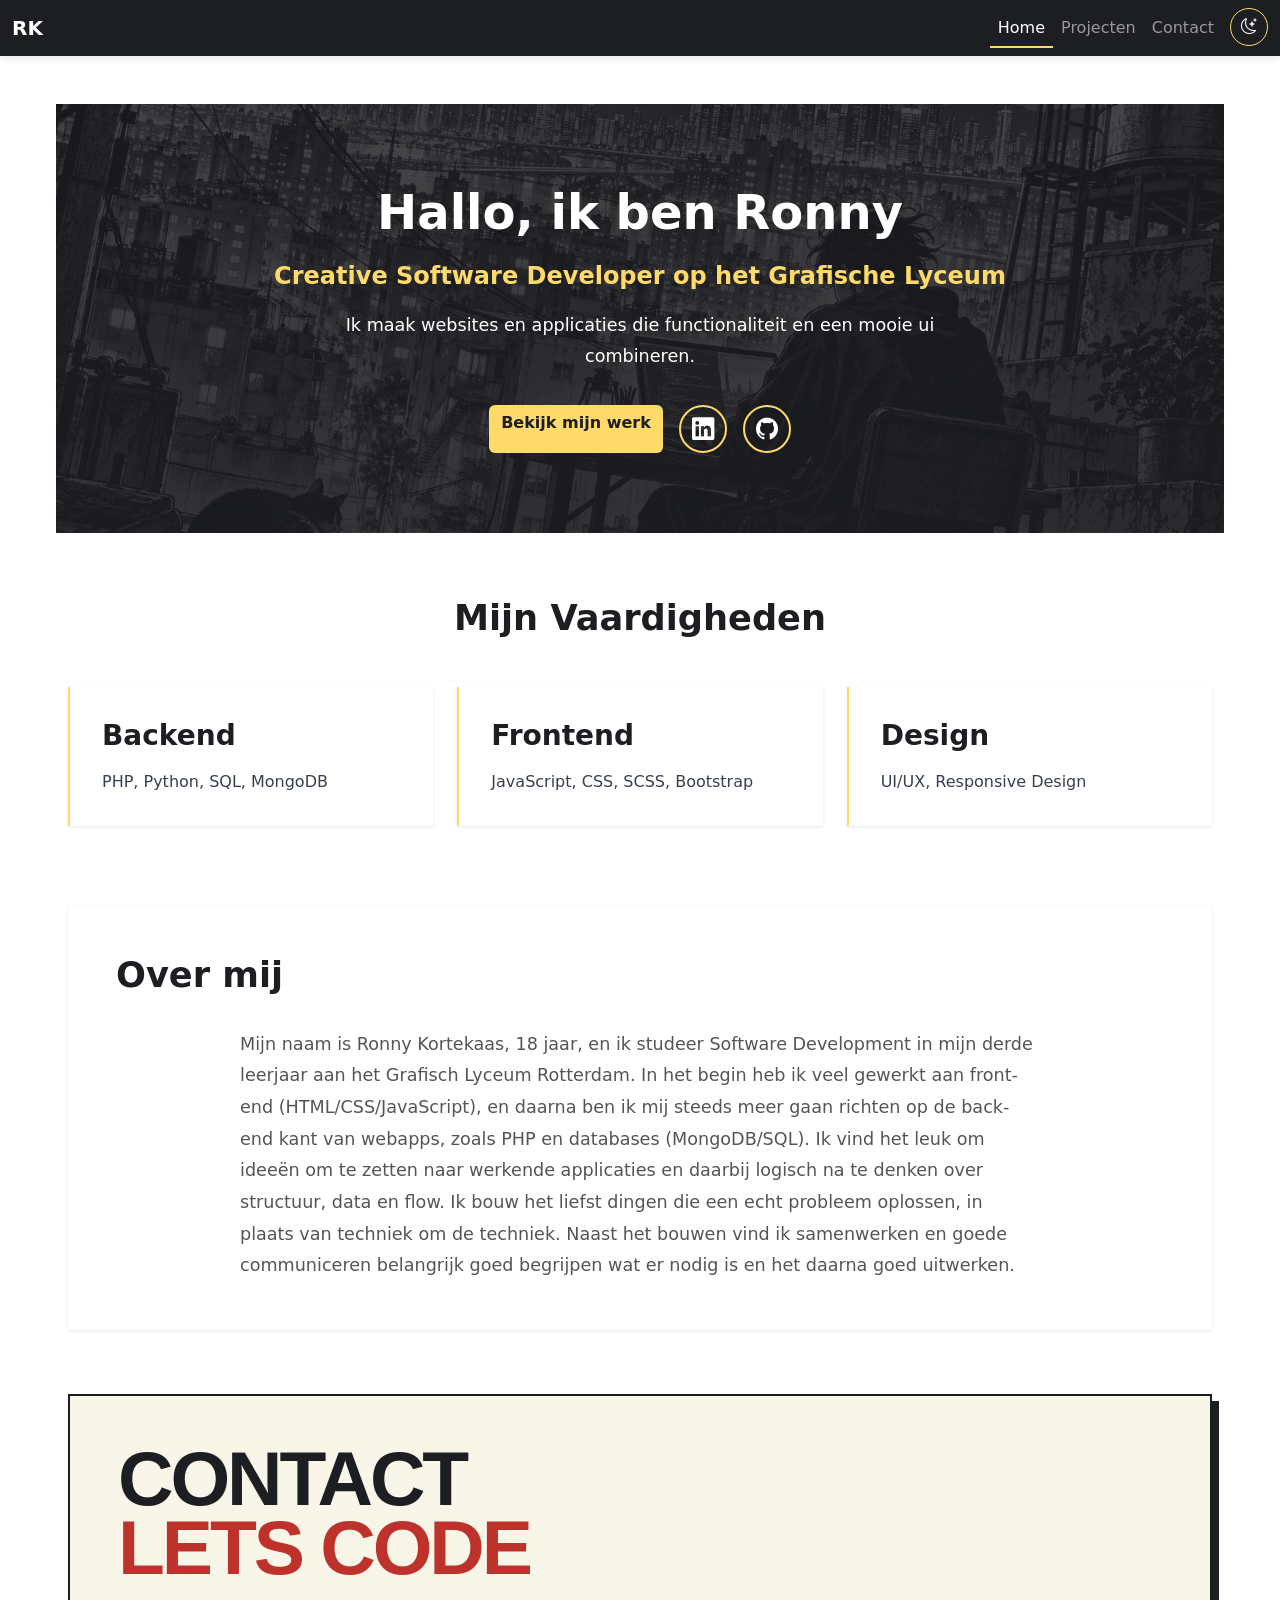
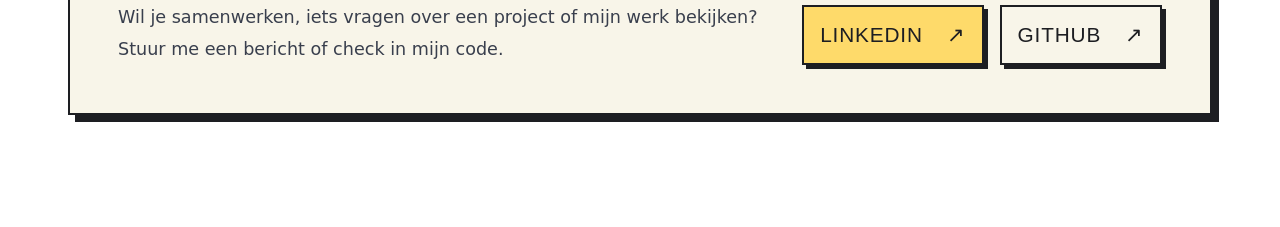
<file: index.html>
<!doctype html>
<html lang="nl">
  <head>
    <meta charset="UTF-8" />
    <meta name="viewport" content="width=device-width, initial-scale=1.0" />
    <title>Ronny Kortekaas - Portfolio</title>
    <meta name="description" content="Portfolio van Ronny Kortekaas, software developer in opleiding. Bekijk projecten in webdevelopment, PHP, JavaScript en Python." />
    <meta name="author" content="Ronny Kortekaas" />
    <meta name="theme-color" content="#1d1e22" />
    <meta property="og:title" content="Ronny Kortekaas - Portfolio" />
    <meta property="og:description" content="Bekijk projecten van Ronny Kortekaas in webdevelopment, PHP, JavaScript en Python." />
    <meta property="og:type" content="website" />
    <link rel="icon" href="assets/favicon.svg" type="image/svg+xml" />
    <link
      href="https://cdn.jsdelivr.net/npm/bootstrap@5.3.0/dist/css/bootstrap.min.css"
      rel="stylesheet"
    />
    <link
      rel="stylesheet"
      href="https://cdn.jsdelivr.net/npm/bootstrap-icons@1.11.0/font/bootstrap-icons.css"
    />
    <link rel="stylesheet" href="style/main.css" />
  </head>
  <body>
    <nav
      class="navbar navbar-expand-lg navbar-dark"
      style="background-color: var(--dark-slate)"
    >
      <div class="container-fluid">
        <a class="navbar-brand fw-bold" href="index.html">RK</a>
        <button
          class="navbar-toggler"
          type="button"
          data-bs-toggle="collapse"
          data-bs-target="#navbarNav"
          aria-controls="navbarNav"
          aria-expanded="false"
          aria-label="Navigatie openen"
        >
          <span class="navbar-toggler-icon"></span>
        </button>
        <div class="collapse navbar-collapse" id="navbarNav">
          <div class="navbar-nav ms-auto">
            <a class="nav-link active" href="index.html">Home</a>
            <a class="nav-link" href="projects.html">Projecten</a>
            <a class="nav-link" href="#contact">Contact</a>
            <button class="theme-toggle" type="button" aria-label="Schakel donkere modus in" aria-pressed="false">
              <i class="bi bi-moon-stars" aria-hidden="true"></i>
            </button>
          </div>
        </div>
      </div>
    </nav>

    <main>
      <section class="hero hero--rooftop">
        <div class="container">
          <h1>Hallo, ik ben Ronny</h1>
          <p class="tagline">
            Creative Software Developer op het Grafische Lyceum
          </p>
          <p class="description">
            Ik maak websites en applicaties die functionaliteit en een mooie ui combineren.
          </p>
          <div class="cta-buttons">
            <a href="projects.html" class="btn btn-primary">Bekijk mijn werk</a>
            <a
              href="https://www.linkedin.com/in/ronny-kortekaas-6293513a6/"
              target="_blank"
              rel="noopener noreferrer"
              aria-label="Bekijk mijn LinkedIn-profiel (opent in een nieuw tabblad)"
              class="btn btn-secondary btn-icon"
              ><i class="bi bi-linkedin" aria-hidden="true"></i
            ></a>
            <a
              href="https://github.com/102381"
              target="_blank"
              rel="noopener noreferrer"
              aria-label="Bekijk mijn GitHub-profiel (opent in een nieuw tabblad)"
              class="btn btn-secondary btn-icon"
              ><i class="bi bi-github" aria-hidden="true"></i
            ></a>
          </div>
        </div>
      </section>

      <div class="container">
        <section class="skills">
          <h2>Mijn Vaardigheden</h2>
          <div class="row">
            <div class="col-md-6 col-lg-4 mb-3">
              <div class="skill-card">
                <h3>Backend</h3>
                <p>PHP, Python, SQL, MongoDB</p>
              </div>
            </div>
            <div class="col-md-6 col-lg-4 mb-3">
              <div class="skill-card">
                <h3>Frontend</h3>
                <p>JavaScript, CSS, SCSS, Bootstrap</p>
              </div>
            </div>
            <div class="col-md-6 col-lg-4 mb-3">
              <div class="skill-card">
                <h3>Design</h3>
                <p>UI/UX, Responsive Design</p>
              </div>
            </div>
          </div>
        </section>

        <section class="about">
          <h2>Over mij</h2>
          <div class="about-content">
            <p>
              Mijn naam is Ronny Kortekaas, 18 jaar, en ik studeer Software
              Development in mijn derde leerjaar aan het Grafisch Lyceum
              Rotterdam. In het begin heb ik veel gewerkt aan front-end
              (HTML/CSS/JavaScript), en daarna ben ik mij steeds meer gaan
              richten op de back-end kant van webapps, zoals PHP en databases
              (MongoDB/SQL). Ik vind het leuk om ideeën om te zetten naar
              werkende applicaties en daarbij logisch na te denken over
              structuur, data en flow. Ik bouw het liefst dingen die een echt
              probleem oplossen, in plaats van techniek om de techniek. Naast
              het bouwen vind ik samenwerken en goede communiceren belangrijk
              goed begrijpen wat er nodig is en het daarna goed uitwerken.
            </p>
          </div>
        </section>

        <section id="contact" class="contact">
          <div class="contact-layout">
            <div class="contact-copy">
              <h2>Contact<span>LETS CODE</span></h2>
              <p>
                Wil je samenwerken, iets vragen over een project of mijn werk
                bekijken? Stuur me een bericht of check in mijn code.
              </p>
            </div>
            <div class="contact-actions">
            <a
              href="https://www.linkedin.com/in/ronny-kortekaas-6293513a6/"
              target="_blank"
              rel="noopener noreferrer"
                class="btn contact-linkedin"
                >LinkedIn <span aria-hidden="true">↗</span></a
            >
            <a
              href="https://github.com/102381"
              target="_blank"
              rel="noopener noreferrer"
                class="btn btn-github contact-github"
                >GitHub <span aria-hidden="true">↗</span></a
            >
            </div>
          </div>
        </section>
      </div>
    </main>
    <script src="https://cdn.jsdelivr.net/npm/bootstrap@5.3.0/dist/js/bootstrap.bundle.min.js"></script>
    <script src="scripts/script.js"></script>
  </body>
</html>
</file>
<file: style/main.css>
@import url("base.css");
@import url("navigation.css");
@import url("home.css");
@import url("projects.css");
@import url("modal.css");
@import url("responsive.css");
@import url("theme.css");
</file>
